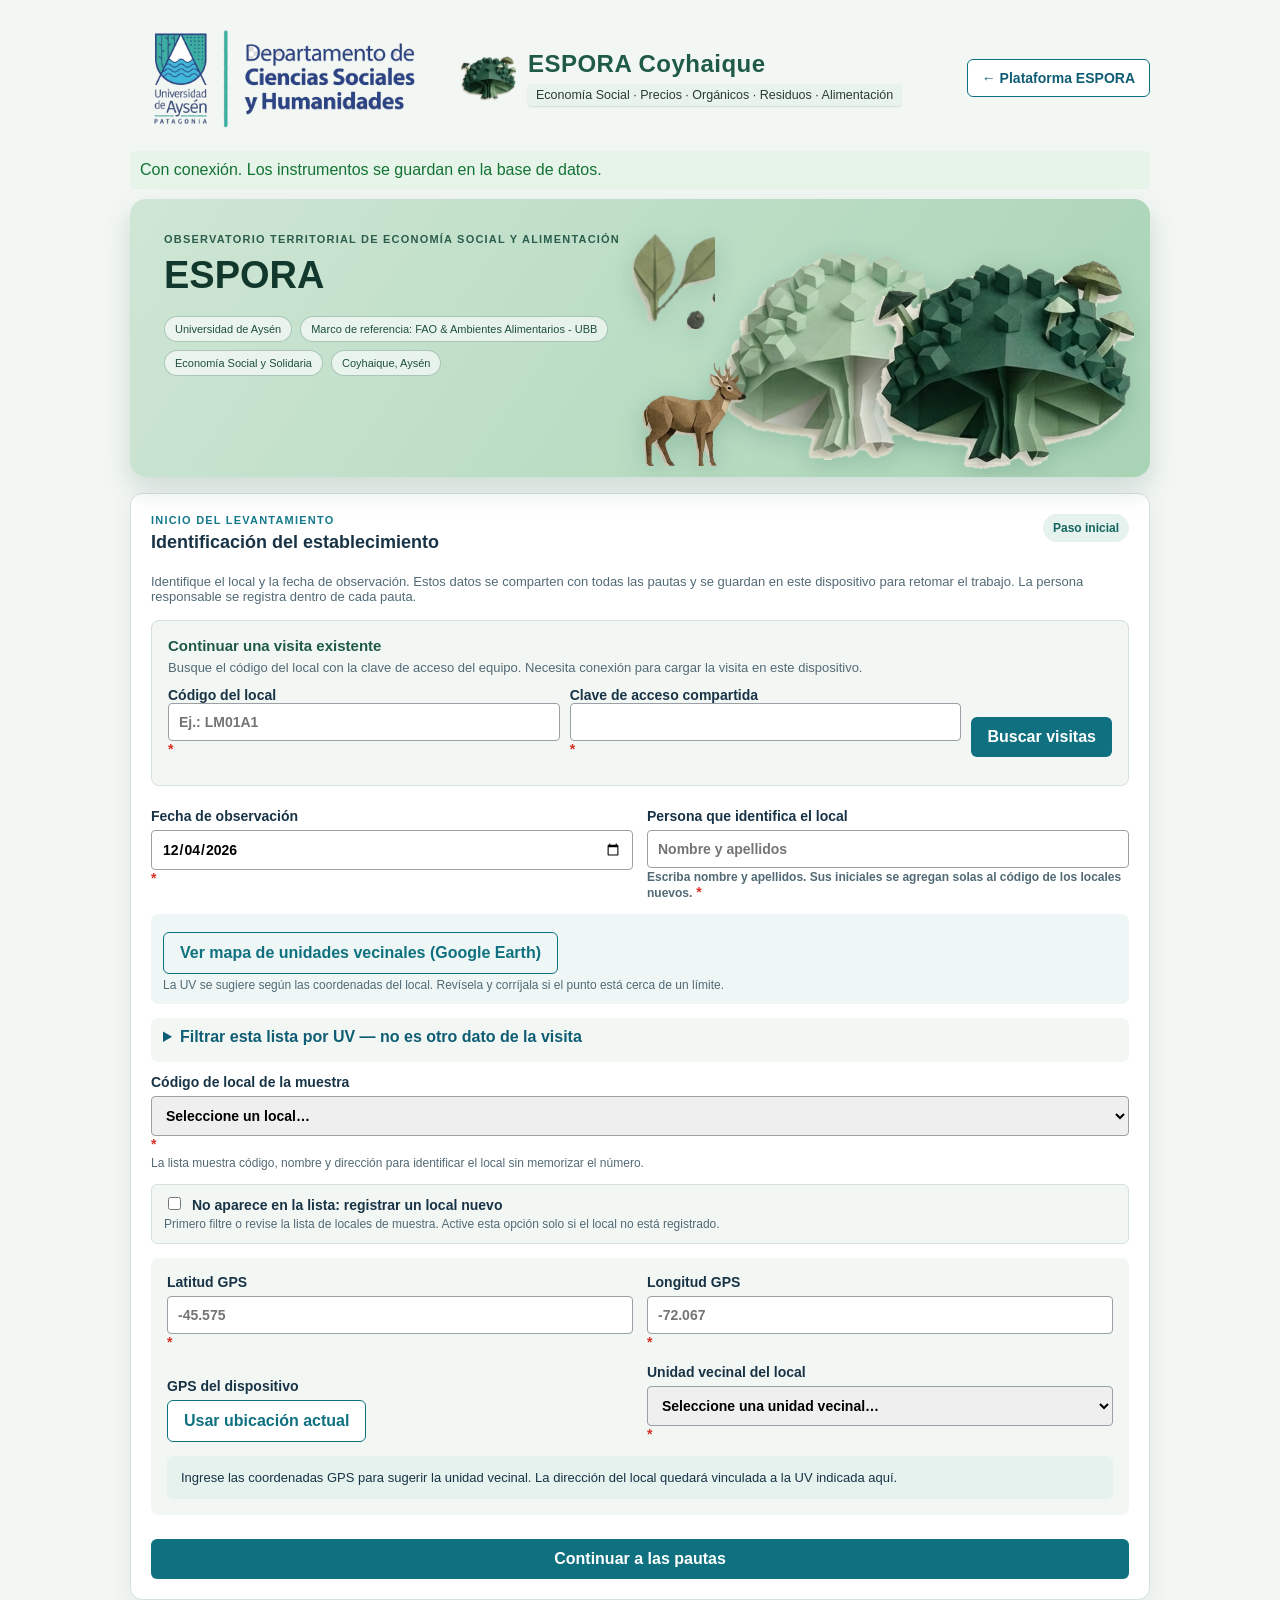
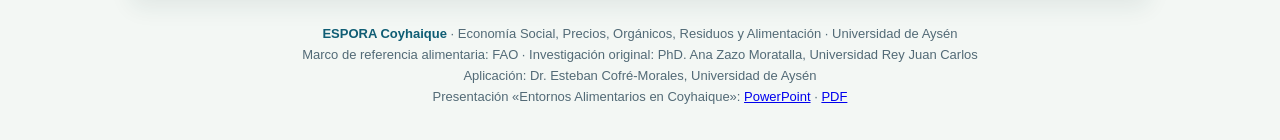
<file: index.html>
<!doctype html>
<html lang="es">
<head>
  <meta charset="utf-8">
  <meta name="viewport" content="width=device-width, initial-scale=1">
  <meta name="theme-color" content="#1f5a48">
  <meta name="description" content="ESPORA Coyhaique: Economia Social, Precios, Organicos, Residuos y Alimentacion.">
  <meta property="og:title" content="ESPORA Coyhaique">
  <meta property="og:description" content="Economia Social, Precios, Organicos, Residuos y Alimentacion: un observatorio territorial que germina desde el compostaje y la Economia Social y Solidaria.">
  <title>ESPORA Coyhaique | Levantamiento</title>
  <link rel="stylesheet" href="styles.css">
</head>
<body>
  <main>
    <header class="brand">
      <img src="assets/logo-uaysen.png" alt="Departamento de Ciencias Sociales y Humanidades, Universidad de Aysén">
      <div class="brand-title"><img class="brand-spore" src="assets/espora-arbol-bosque.png" alt="" width="56" height="45"><div><h1>ESPORA Coyhaique</h1><p class="brand-strip">Economía Social · Precios · Orgánicos · Residuos · Alimentación</p></div></div>
      <a class="platform-home" href="https://estebancofre-coy.github.io/espora-plataforma/" aria-label="Volver al inicio de la plataforma ESPORA">← Plataforma ESPORA</a>
    </header>
    <div id="connection" class="online"></div>
    <div id="message" role="alert"></div>

    <section id="visitView" class="view">
      <section class="hero" aria-labelledby="heroTitle">
        <div class="hero-content">
          <p class="eyebrow">OBSERVATORIO TERRITORIAL DE ECONOMÍA SOCIAL Y ALIMENTACIÓN</p>
          <h2 id="heroTitle">ESPORA</h2>
          <p class="hero-summary"></p>
          <div class="hero-tags" aria-label="Instituciones y marco de referencia">
            <span>Universidad de Aysén</span>
            <span>Marco de referencia: FAO & Ambientes Alimentarios - UBB</span>
            <span>Economía Social y Solidaria</span>
            <span>Coyhaique, Aysén</span>
          </div>
        </div>
        <div class="hero-landscape" aria-hidden="true">
          <img class="paper paper-tree-back" src="assets/espora-arbol-salvia.png" alt="">
          <img class="paper paper-tree-front" src="assets/espora-arbol-bosque.png" alt="">
          <img class="paper paper-huemul" src="assets/espora-huemul.png" alt="">
          <img class="paper paper-leaves" src="assets/espora-hojas.png" alt="">
        </div>
      </section>
      <div class="card visit-card">
        <div class="section-heading">
          <div>
            <p class="eyebrow">INICIO DEL LEVANTAMIENTO</p>
            <h2>Identificación del establecimiento</h2>
          </div>
          <span class="step">Paso inicial</span>
        </div>
        <p>Identifique el local y la fecha de observación. Estos datos se comparten con todas las pautas y se guardan en este dispositivo para retomar el trabajo. La persona responsable se registra dentro de cada pauta.</p>
        <div class="resume-visit-panel">
          <h3>Continuar una visita existente</h3>
          <p>Busque el código del local con la clave de acceso del equipo. Necesita conexión para cargar la visita en este dispositivo.</p>
          <form id="resumeVisitForm" class="resume-visit-search">
            <label class="required" for="resumeLocalCode">Código del local<input id="resumeLocalCode" autocomplete="off" placeholder="Ej.: LM01A1" required></label>
            <label class="required" for="resumeAccessCode">Clave de acceso compartida<input id="resumeAccessCode" type="password" autocomplete="off" required></label>
            <button id="resumeVisitButton" type="submit">Buscar visitas</button>
          </form>
          <div id="resumeVisitResults" class="resume-visit-results" aria-live="polite"></div>
        </div>
        <form id="visitForm">
          <div class="grid">
            <label class="required">Fecha de observación<input id="observationDate" type="date" required></label>
            <label class="required">Persona que identifica el local<input id="collector" autocomplete="name" placeholder="Nombre y apellidos" required>
              <span class="field-help" id="collectorCodeHint">Escriba nombre y apellidos. Sus iniciales se agregan solas al código de los locales nuevos.</span>
            </label>
            <div class="wide uv-map-help">
              <a id="uvMapButton" class="button-like" href="https://earth.google.com/earth/d/1ELFkikpamAG-HdZ0Kcy3PBn-gsOhvNup?usp=sharing" target="_blank" rel="noopener">Ver mapa de unidades vecinales (Google Earth)</a>
              <p class="field-help">La UV se sugiere según las coordenadas del local. Revísela y corríjala si el punto está cerca de un límite.</p>
            </div>
            <div id="sampleLocalFields" class="wide">
              <details id="uvFilterDetails" class="uv-filter-details">
                <summary>Filtrar esta lista por UV — no es otro dato de la visita</summary>
                <label>UV para filtrar los locales (opcional)<select id="uvFilter"><option value="">Mostrar todos los locales</option></select></label>
              </details>
              <label class="required wide">Código de local de la muestra<select id="localCode" required><option value="">Seleccione un local…</option></select></label>
              <p class="field-help">La lista muestra código, nombre y dirección para identificar el local sin memorizar el número.</p>
            </div>
            <div class="wide new-local-choice">
              <label class="checkbox-field"><input id="isNewLocal" type="checkbox"> No aparece en la lista: registrar un local nuevo</label>
              <p class="field-help">Primero filtre o revise la lista de locales de muestra. Active esta opción solo si el local no está registrado.</p>
            </div>
            <div id="newLocalFields" class="wide" hidden>
              <div class="grid new-local-grid">
                <div class="code-field wide">
                  <label>Código asignado<input id="newLocalCode" readonly></label>
                  <button class="secondary" id="regenerateCodeButton" type="button">Generar otro código</button>
                </div>
                <label class="required">Nombre del nuevo local<input id="newLocalName" placeholder="Ejemplo: Almacén del barrio"></label>
                <div class="field-stack">
                  <label class="required">Dirección o referencia<input id="newLocalAddress" placeholder="Calle, número o referencia"></label>
                  <span class="field-help">La dirección se vinculará a la unidad vecinal indicada por el GPS o seleccionada abajo.</span>
                </div>
                <label class="required">Tipo de local<select id="newLocalType"><option value="">Seleccione</option><option value="Almacén o minimarket">Almacén o minimarket</option><option>Supermercado</option><option>Venta de Frutas y Verduras</option><option>Mercado Campesino</option><option>Productor Hortícola</option><option>Otro</option></select></label>
              </div>
              <p class="field-help">Use «Generar otro código» solo si el sistema avisa que el código ya está ocupado.</p>
            </div>
            <div class="wide location-capture">
              <div class="grid">
                <label class="required">Latitud GPS<input id="latitude" type="number" step="any" min="-90" max="90" placeholder="-45.575" required></label>
                <label class="required">Longitud GPS<input id="longitude" type="number" step="any" min="-180" max="180" placeholder="-72.067" required></label>
                <div class="location-action"><span class="field-label">GPS del dispositivo</span><button class="secondary" id="locationButton" type="button">Usar ubicación actual</button></div>
                <label class="required">Unidad vecinal del local<select id="visitUnit" required><option value="">Seleccione</option></select></label>
                <p id="uvSuggestion" class="territory-reference wide" role="status" aria-live="polite">Ingrese las coordenadas GPS para sugerir la unidad vecinal. La dirección del local quedará vinculada a la UV indicada aquí.</p>
              </div>
            </div>
          </div>
          <div class="actions"><button type="submit">Continuar a las pautas</button></div>
        </form>
      </div>
    </section>

    <section id="menuView" class="view" hidden>
      <div class="card">
        <h2>Visita activa</h2>
        <p id="visitSummary"></p>
        <p id="resumedVisitNotice" class="resume-visit-notice" hidden>Esta visita se retomó desde Sheets. Su copia local permitirá continuar si pierde conexión.</p>
        <h3 class="instrument-section-title">Pauta opcional</h3>
        <div class="actions">
          <button class="instrument special-instrument" data-instrument="classification" type="button">1. Clasificación del establecimiento (opcional)<span id="classificationStatus"></span></button>
        </div>
        <h3 class="instrument-section-title">Pautas de observación, en este orden</h3>
        <div class="actions">
          <button class="instrument" data-instrument="availability" type="button">2. Disponibilidad y variedad<span id="availabilityStatus"></span></button>
          <button class="instrument" data-instrument="origins" type="button">3. Registro de origen<span id="originsStatus"></span></button>
          <button class="instrument" data-instrument="prices" type="button">4. Registro de precios<span id="pricesStatus"></span></button>
        </div>
        <p class="field-help">La clasificación se aplica solo a los locales que la requieren. En pescaderías y carnicerías pueden aplicarse únicamente origen y precios. Cada pauta registra a su propia persona responsable.</p>
        <p id="visitSaveStatus" class="visit-save-status" role="status" aria-live="polite"></p>
        <div class="visit-actions">
          <button class="secondary" id="editVisitButton" type="button">Editar datos de visita</button>
          <details class="backup-group">
            <summary>Descargar respaldo offline</summary>
            <p>El respaldo permite recuperar el trabajo de este dispositivo; no sustituye guardar los instrumentos en Sheets.</p>
            <div class="backup-options">
              <button class="secondary" id="backupJsonButton" type="button">Descargar JSON</button>
              <button class="secondary" id="backupHtmlButton" type="button">Descargar HTML</button>
            </div>
          </details>
          <div class="close-visit-group">
            <div>
              <strong>Finalizar visita</strong>
              <p>Guarde los instrumentos en Sheets antes de cerrar. El cierre elimina el borrador de este dispositivo.</p>
            </div>
            <button class="danger" id="closeVisitButton" type="button">Cerrar visita</button>
          </div>
        </div>
      </div>
    </section>

    <section id="availabilityView" class="view" hidden>
      <div class="card">
        <h2>Pauta de disponibilidad y variedad</h2>
        <p>Transcripción de la pauta original: se excluye únicamente la sección de publicidad.</p>
        <form id="availabilityForm"><label class="required responsible-field">Persona responsable de esta pauta<input id="availabilityResponsible" class="responsible-input" autocomplete="name" placeholder="Nombre o código" required></label><div id="availabilityItems"></div><div class="actions"><button type="submit">Guardar disponibilidad</button><button class="secondary return-menu" type="button">Volver al menú</button></div></form>
      </div>
    </section>

    <section id="pricesView" class="view" hidden>
      <div class="card">
        <h2>Pauta de registro de precios</h2>
        <p>Registre los alimentos centinela disponibles. Si hay varias opciones de un mismo alimento, anote solo la de precio más bajo y la de precio más alto. El botón de guardado abre la pantalla de revisión.</p>
        <div class="actions"><button id="startPriceProductButton" type="button">Agregar producto</button><button id="openPricesReviewButton" type="button">Guardar precios</button><button class="secondary return-menu" type="button">Volver al menú</button></div>
      </div>
    </section>

    <section id="pricesReviewView" class="view" hidden>
      <div class="card">
        <h2>Revisión de alimentos y precios</h2>
        <p>Revise los alimentos registrados. Cada uno debe tener al menos el precio más bajo; si existe más de una opción, agregue también el más alto.</p>
        <label class="required responsible-field">Persona responsable de esta pauta<input id="pricesResponsible" class="responsible-input" autocomplete="name" placeholder="Nombre o código" required></label>
        <div id="priceReviewItems"></div>
        <label class="wide">Observaciones generales<textarea id="pricesNotes" placeholder="Anote situaciones de terreno, falta de productos u otra información relevante."></textarea></label>
        <div class="actions"><button id="addPriceProduct" type="button">Agregar producto</button><button id="saveReviewedPrices" type="button">Guardar precios</button><button class="secondary return-menu" type="button">Volver al menú</button></div>
      </div>
    </section>

    <section id="priceEditorView" class="view" hidden>
      <div class="card">
        <h2>Agregar alimento y precios</h2>
        <p>Registre el precio <strong>más bajo</strong> y, si hay más de una opción (marca, formato o calidad), también el <strong>más alto</strong>. Los productos emblemáticos regionales se registran solo si fueron identificados en la pauta de origen.</p>
        <form id="priceEditorForm"><div id="priceProducts"></div><div class="actions"><button type="submit">Guardar alimento</button><button class="secondary" id="cancelPriceEditor" type="button">Volver a revisión</button></div></form>
      </div>
    </section>

    <section id="classificationView" class="view" hidden>
      <div class="card">
        <h2>Pauta de clasificación de establecimientos alimentarios</h2>
        <p>Pauta opcional. Para clasificar automáticamente como «minimarket» se requiere autoservicio o atención mixta y cumplir al menos dos de los tres criterios de surtido. Una corrección manual exige justificación. <a href="guia-clasificacion.html" target="_blank" rel="noopener">Abrir la guía de clasificación</a></p>
        <div class="linked-local"><strong>Local identificado:</strong> <span id="classificationLinkedLocal"></span></div>
        <div class="linked-local"><strong>Unidad vecinal:</strong> <span id="classificationLinkedUnit"></span></div>
        <form id="classificationForm">
          <label class="required responsible-field">Persona responsable de esta pauta<input id="classificationResponsible" class="responsible-input" autocomplete="name" placeholder="Nombre o código" required></label>
          <div id="classificationOpenFields">
            <fieldset><legend>Características generales</legend><div class="grid">
              <label class="required">Superficie aproximada
                <select id="classificationSurface" required><option value="">Seleccione</option><option value="muy_pequeno">Muy pequeño (hasta 2 góndolas)</option><option value="pequeno">Pequeño (2 a 4 góndolas)</option><option value="mediano">Mediano (5 a 7 góndolas)</option><option value="grande">Grande (más de 7 góndolas)</option></select>
              </label>
              <label class="required">Sistema de atención
                <select id="classificationService" required><option value="">Seleccione</option><option value="autoservicio">Autoservicio</option><option value="transmeson">Tras mesón</option><option value="mixto">Mixto</option></select>
                <span class="field-help">Autoservicio: la clientela toma la mayor parte de los productos y paga en caja. Mixto: combina autoservicio y mesón.</span>
              </label>
              <label>Nº de personas atendiendo al público<input id="classificationPeople" type="number" min="0" max="15"></label>
            </div></fieldset>
            <fieldset><legend>Rubros observados</legend>
              <p class="field-help">Marque solo los rubros presentes. Se cumplen como criterios de minimarket: 10 o más variedades de frutas y hortalizas; lácteos y huevos (ambos); al menos dos categorías proteicas.</p>
              <div class="rubro-list">
                <div class="rubro">
                  <label class="checkbox-field"><input id="rubroProduce" type="checkbox"> Frutas y hortalizas frescas</label>
                  <label id="produceVarietiesField" class="required rubro-detail" hidden>Número de variedades observadas<input id="classificationProduceVarieties" type="number" min="0" step="1"></label>
                </div>
                <div class="rubro">
                  <label class="checkbox-field"><input id="rubroMeat" type="checkbox"> Carne fresca</label>
                  <div id="meatTypesField" class="rubro-detail protein-categories" hidden>
                    <label class="checkbox-field"><input type="checkbox" name="proteinCategory" value="vacuno"> Vacuno</label>
                    <label class="checkbox-field"><input type="checkbox" name="proteinCategory" value="cerdo"> Cerdo</label>
                    <label class="checkbox-field"><input type="checkbox" name="proteinCategory" value="pollo"> Pollo</label>
                    <label class="checkbox-field"><input type="checkbox" name="proteinCategory" value="cordero"> Cordero</label>
                  </div>
                </div>
                <div class="rubro"><label class="checkbox-field"><input type="checkbox" name="proteinCategory" value="pescados_mariscos"> Pescados y mariscos congelados</label></div>
                <div class="rubro"><label class="checkbox-field"><input id="rubroDairy" type="checkbox"> Lácteos</label></div>
                <div class="rubro"><label class="checkbox-field"><input id="rubroEggs" type="checkbox"> Huevos</label></div>
              </div>
            </fieldset>
            <fieldset><legend>Imágenes del punto de venta</legend>
              <label class="required">Fotografía del frontis<input id="classificationFront" type="file" accept="image/*" multiple required></label>
              <details class="optional-photos">
                <summary>Fotografías interiores (solo con autorización)</summary>
                <p class="field-help">Agregue solo las imágenes disponibles y autorizadas por la persona responsable del establecimiento.</p>
                <div class="grid">
                  <label class="checkbox-field wide"><input id="classificationInteriorPermission" type="checkbox"> Cuento con autorización para fotografiar el interior</label>
                  <label>Interior general<input id="classificationInterior" type="file" accept="image/*" multiple></label>
                  <label>Frutas y hortalizas<input id="classificationProduceImages" type="file" accept="image/*" multiple></label>
                  <label>Carnes<input id="classificationMeatImages" type="file" accept="image/*" multiple></label>
                  <label>Pescados y mariscos<input id="classificationFishImages" type="file" accept="image/*" multiple></label>
                  <label>Alimentos congelados<input id="classificationFrozenImages" type="file" accept="image/*" multiple></label>
                </div>
              </details>
              <p id="classificationImageStatus" class="field-help"></p>
            </fieldset>
            <fieldset><legend>Resultado</legend><p id="classificationResult" class="classification-result" aria-live="polite">Complete los campos para calcular.</p><label>Corrección manual<select id="classificationOverride"><option value="">Mantener clasificación automática</option><option value="minimarket">Corregir a MINIMARKET</option><option value="almacen_barrio">Corregir a ALMACÉN DE BARRIO</option></select></label><label id="classificationJustificationField" hidden>Motivo de la corrección<textarea id="classificationJustification"></textarea></label></fieldset>
          </div>
          <label>Observaciones<textarea id="classificationNotes"></textarea></label>
          <div class="actions"><button type="submit">Guardar clasificación</button><button class="secondary return-menu" type="button">Volver al menú</button></div>
        </form>
      </div>
    </section>

    <section id="originsView" class="view" hidden>
      <div class="card">
        <h2>Pauta de registro de origen</h2>
        <p>Registre solo productos con evidencia o información suficiente para atribuirles origen en la Región de Aysén (comuna, localidad o productor regional). No es necesario registrar todos los productos del local.</p>
        <form id="originsForm"><label class="required responsible-field">Persona responsable de esta pauta<input id="originsResponsible" class="responsible-input" autocomplete="name" placeholder="Nombre o código" required></label><div id="originItems"></div><label class="checkbox-field"><input id="originsNone" type="checkbox"> No se observaron productos de origen regional en este local</label><div class="actions"><button class="secondary" id="addOriginItem" type="button">Agregar producto regional</button><button type="submit">Guardar origen</button><button class="secondary return-menu" type="button">Volver al menú</button></div></form>
      </div>
    </section>

    <template id="availabilityTemplate"><fieldset class="instrument-group"><legend></legend><div class="availability-rows"></div></fieldset></template>
    <template id="priceProductTemplate"><article class="card product-card"><button class="remove-product" type="button">Eliminar producto</button><div class="grid"><label class="required wide">Alimento centinela<select class="price-product" required></select></label><label>Grupo<input class="price-category" readonly></label></div><div class="price-observations"></div></article></template>
    <template id="priceObservationTemplate"><div class="price-observation"><p class="price-range-label">Precio <strong></strong></p><div class="grid"><label class="brand-field">Marca<input class="brand"></label><label class="price-field">Precio observado (CLP)<input class="price-value" type="number" min="0" step="1"></label><label class="unit-field">Unidad de medida<select class="unit"></select></label><label>¿Está en oferta?<select class="promotion"><option value="No">No</option><option value="Sí">Sí</option></select></label><label class="wide">Observaciones<textarea class="notes" placeholder="Obligatorio si la unidad es «Otros»: indique el formato."></textarea></label></div></div></template>
    <template id="originItemTemplate"><article class="card origin-item"><button class="remove-origin" type="button">Eliminar</button><div class="grid"><label class="required">Categoría alimentaria<select class="origin-category" required></select></label><label class="required">Variedad del producto<input class="origin-variety" required placeholder="Ejemplo: lechuga hidropónica"></label><label class="required">Comuna de origen declarada<select class="origin-commune" required></select></label><label>Sector o localidad específica<input class="origin-sector"></label><label>Marca o productor regional<input class="origin-brand"></label><label class="required">Fuente o evidencia de origen<select class="origin-source" required></select></label><label class="wide">Observaciones<textarea class="origin-notes" placeholder="Obligatorio si la fuente es «Otra»: describa la evidencia."></textarea></label></div></article></template>

    <footer>
      <strong>ESPORA Coyhaique</strong> · Economía Social, Precios, Orgánicos, Residuos y Alimentación · Universidad de Aysén<br>
      Marco de referencia alimentaria: FAO · Investigación original: PhD. Ana Zazo Moratalla, Universidad Rey Juan Carlos<br>
      Aplicación: Dr. Esteban Cofré-Morales, Universidad de Aysén<br>
      Presentación «Entornos Alimentarios en Coyhaique»: <a href="presentacion/Entornos_Alimentarios_Coyhaique_ESPORA.pptx" download>PowerPoint</a> · <a href="presentacion/Entornos_Alimentarios_Coyhaique_ESPORA.pdf" download>PDF</a>
    </footer>
  </main>
  <script src="sample-locals.js"></script>
  <script src="uv-polygons.js"></script>
  <script src="uv-boundaries.js"></script>
  <script src="app.js"></script>
</body>
</html>
</file>
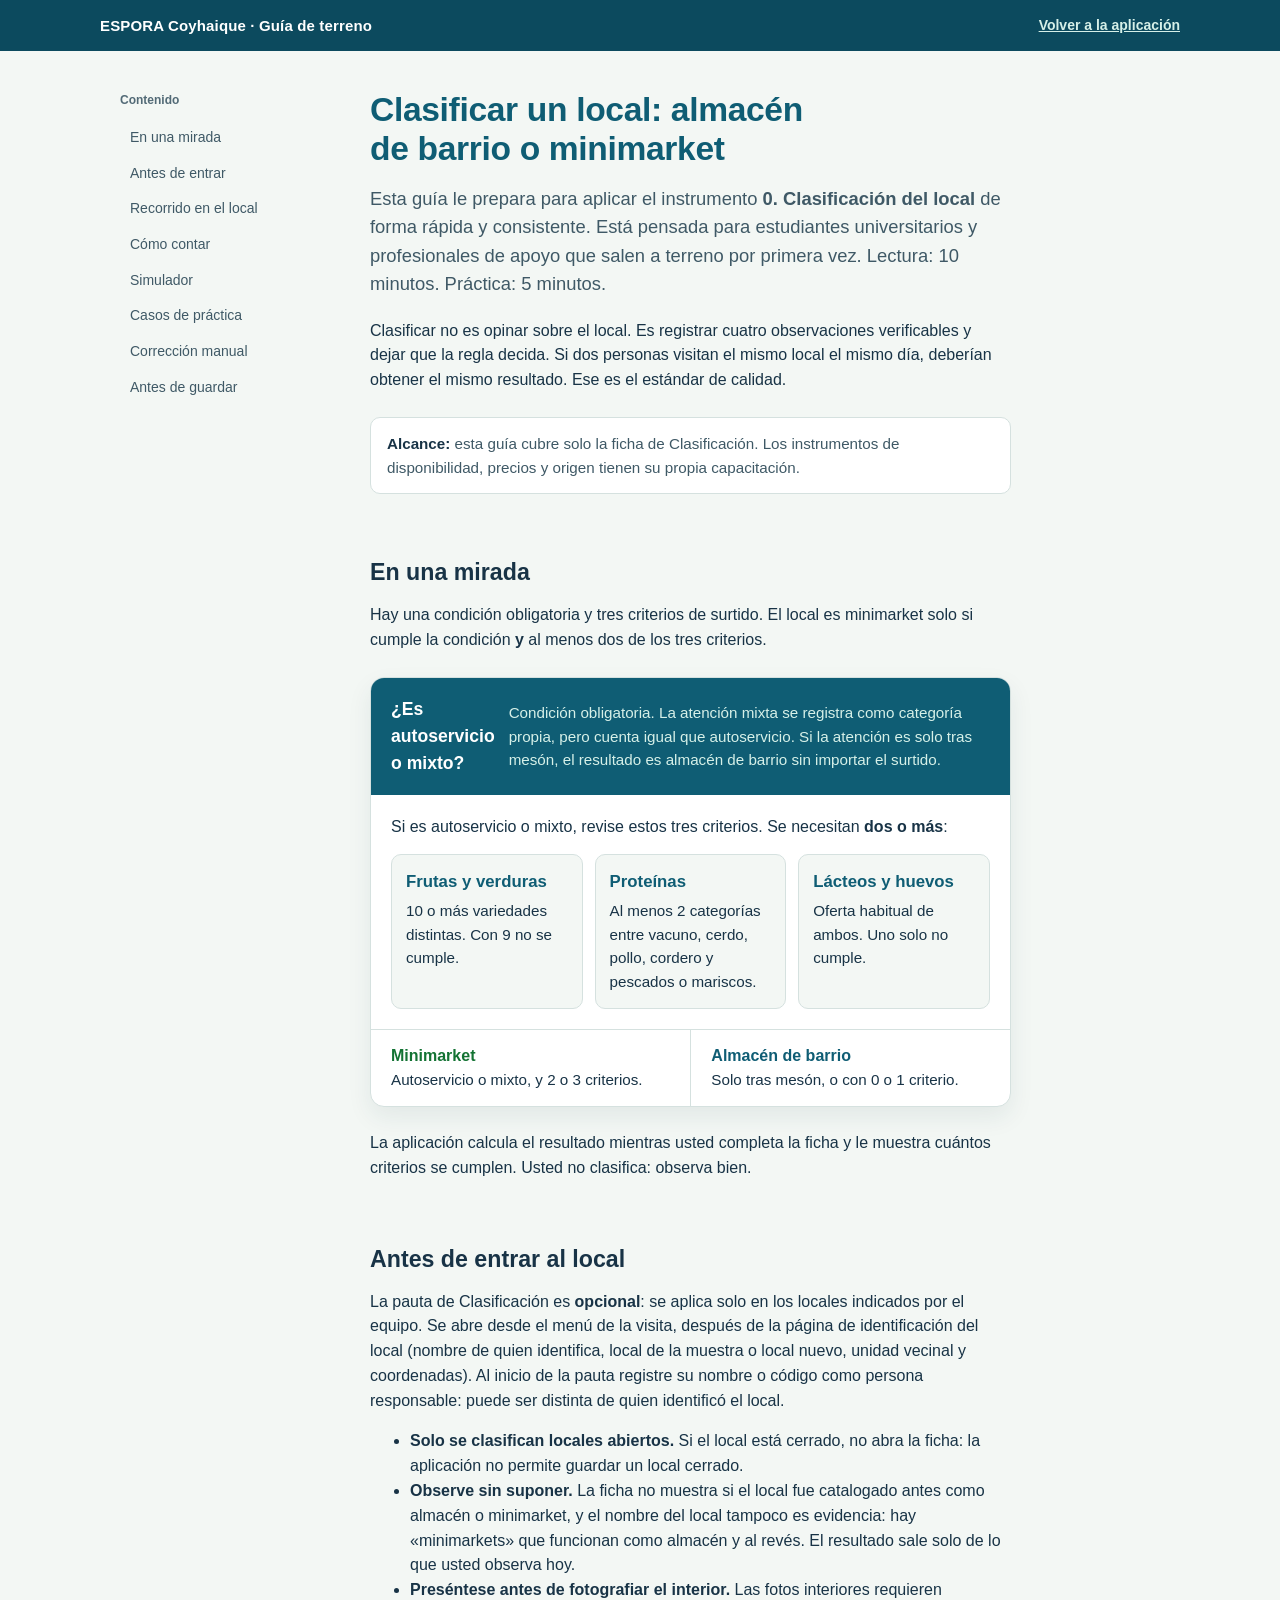
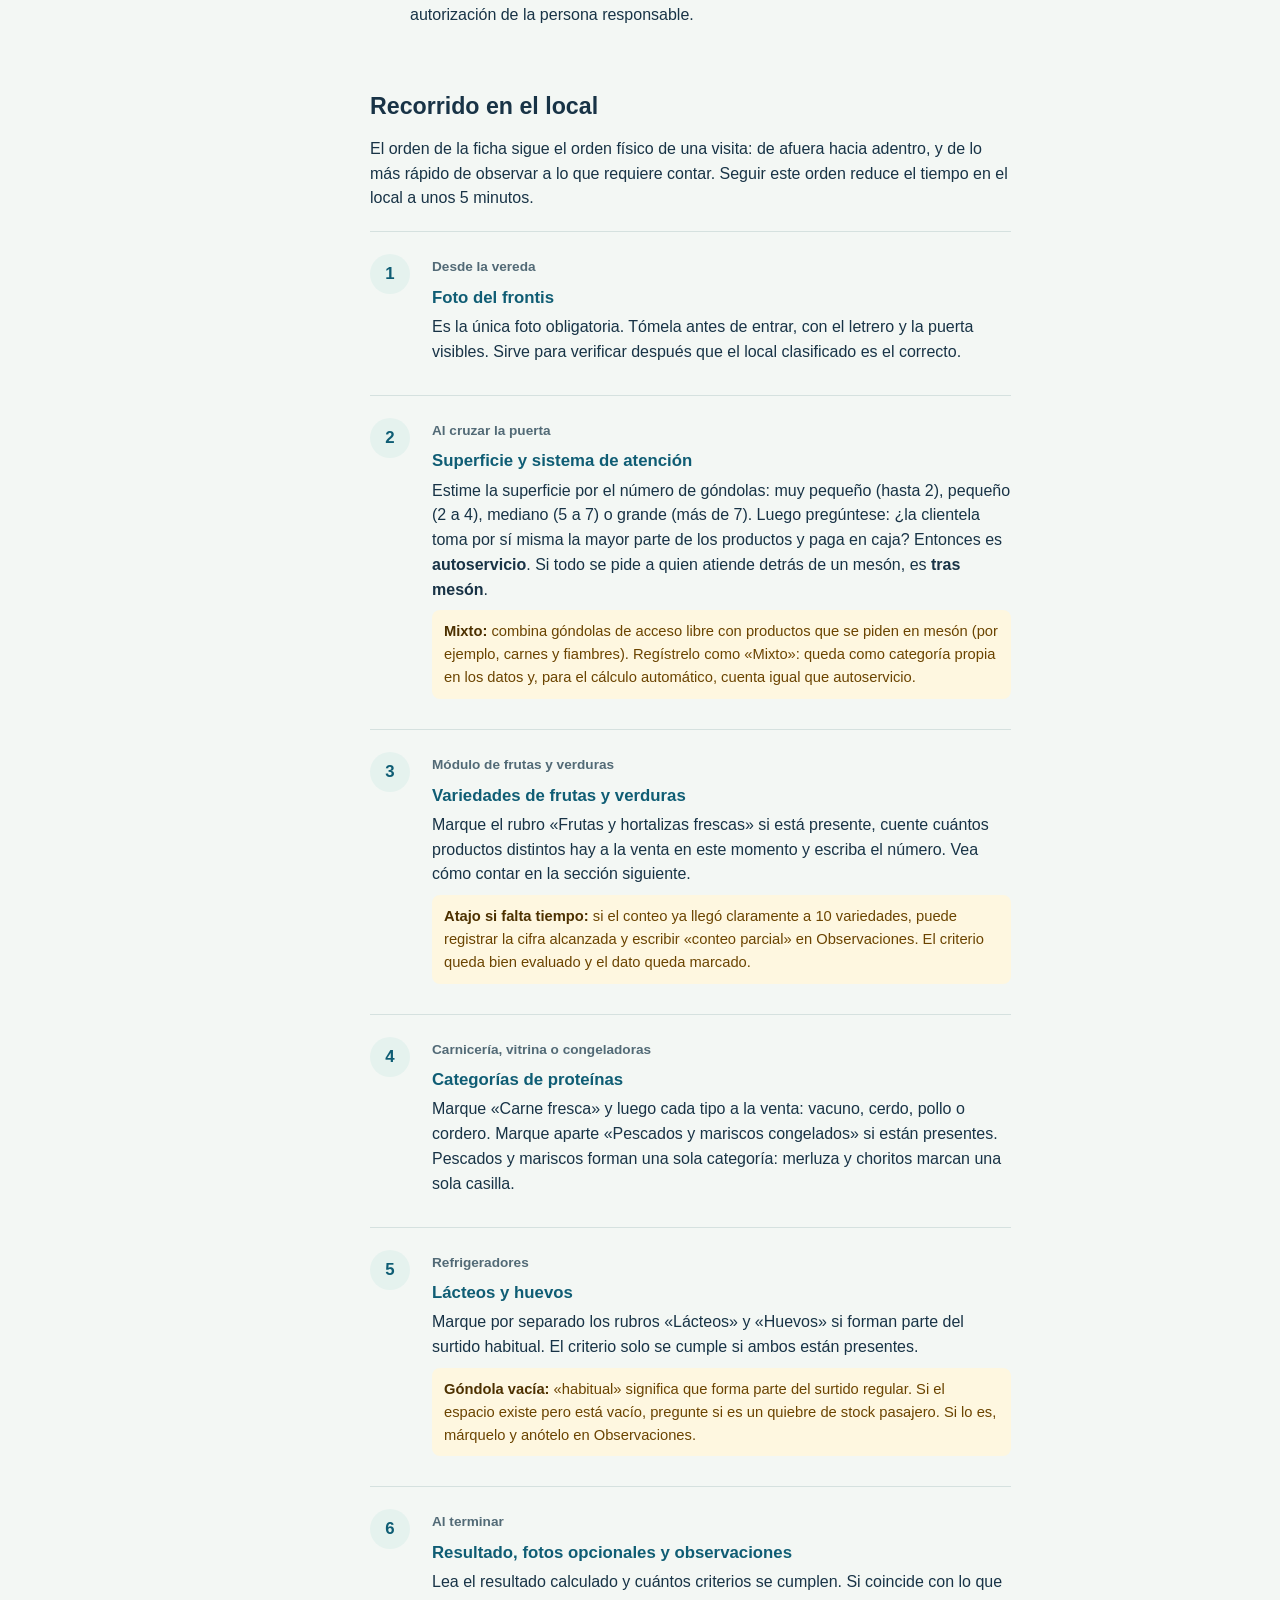
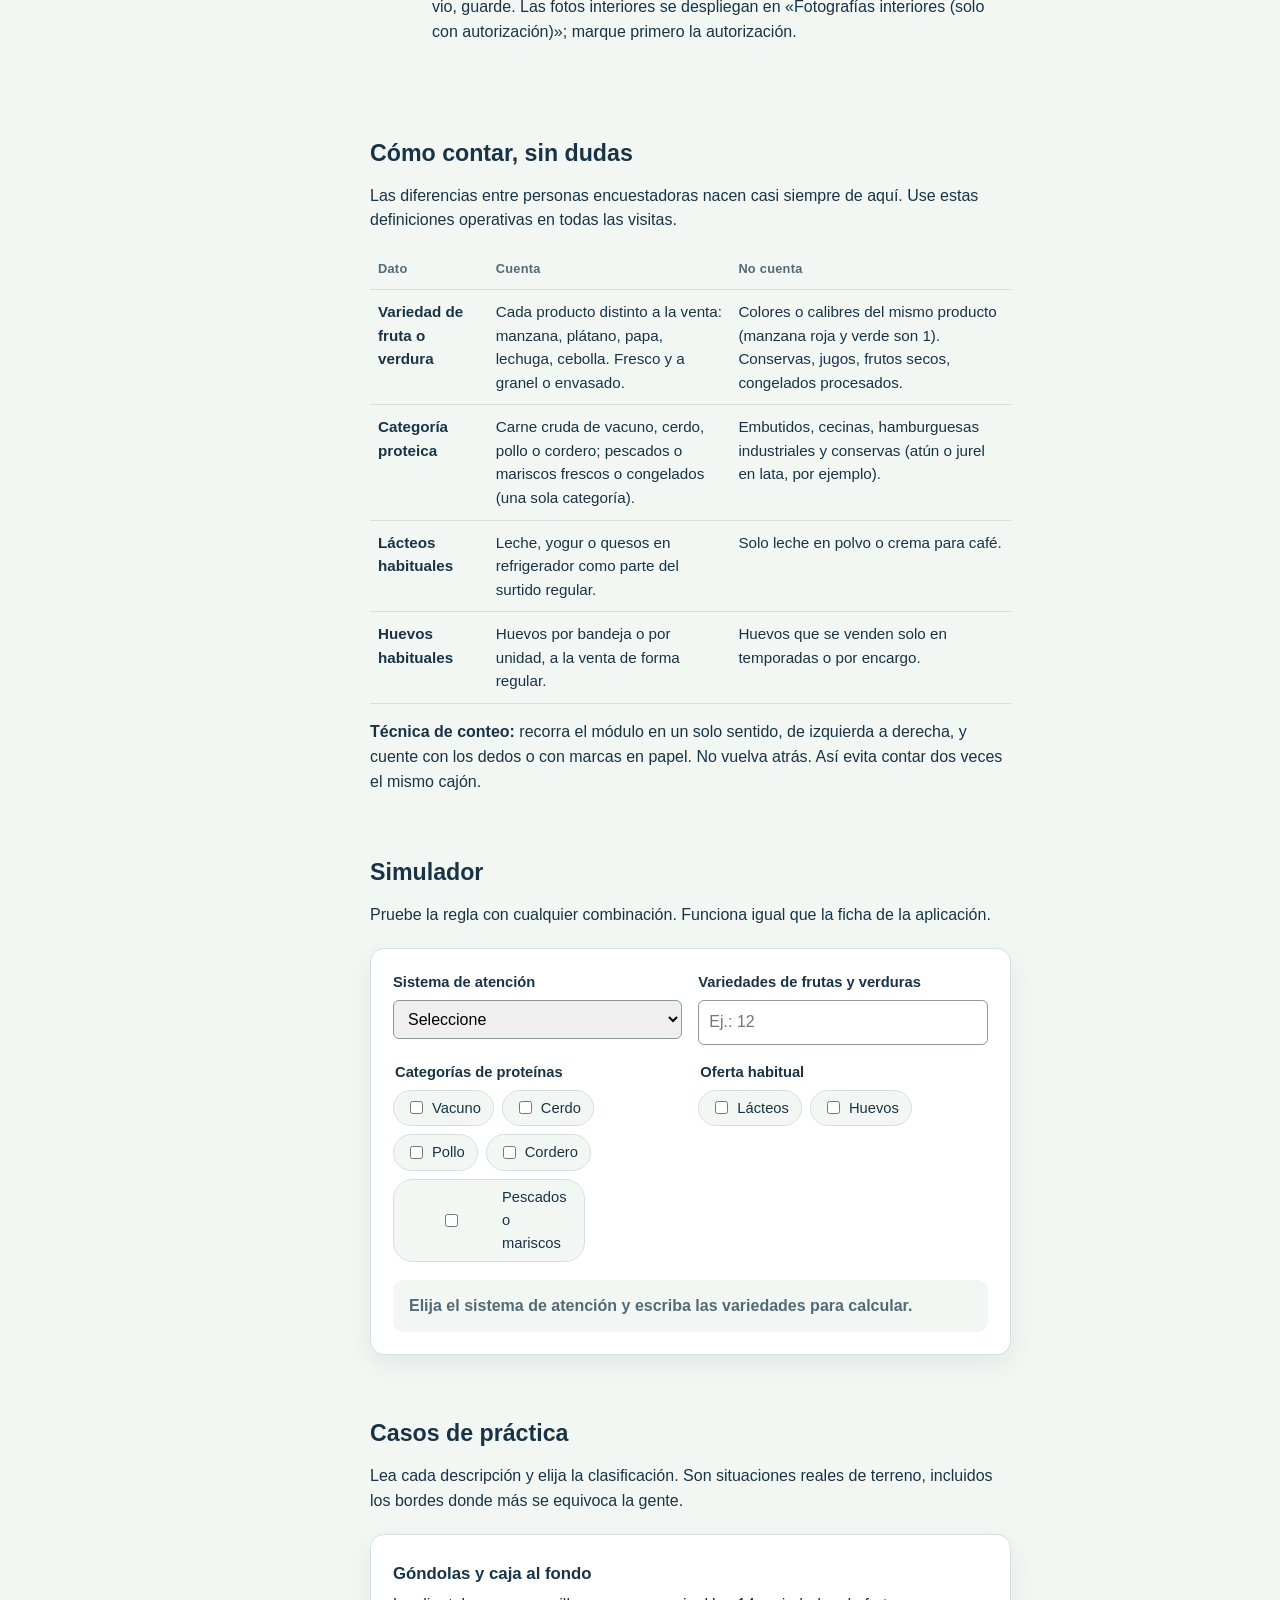
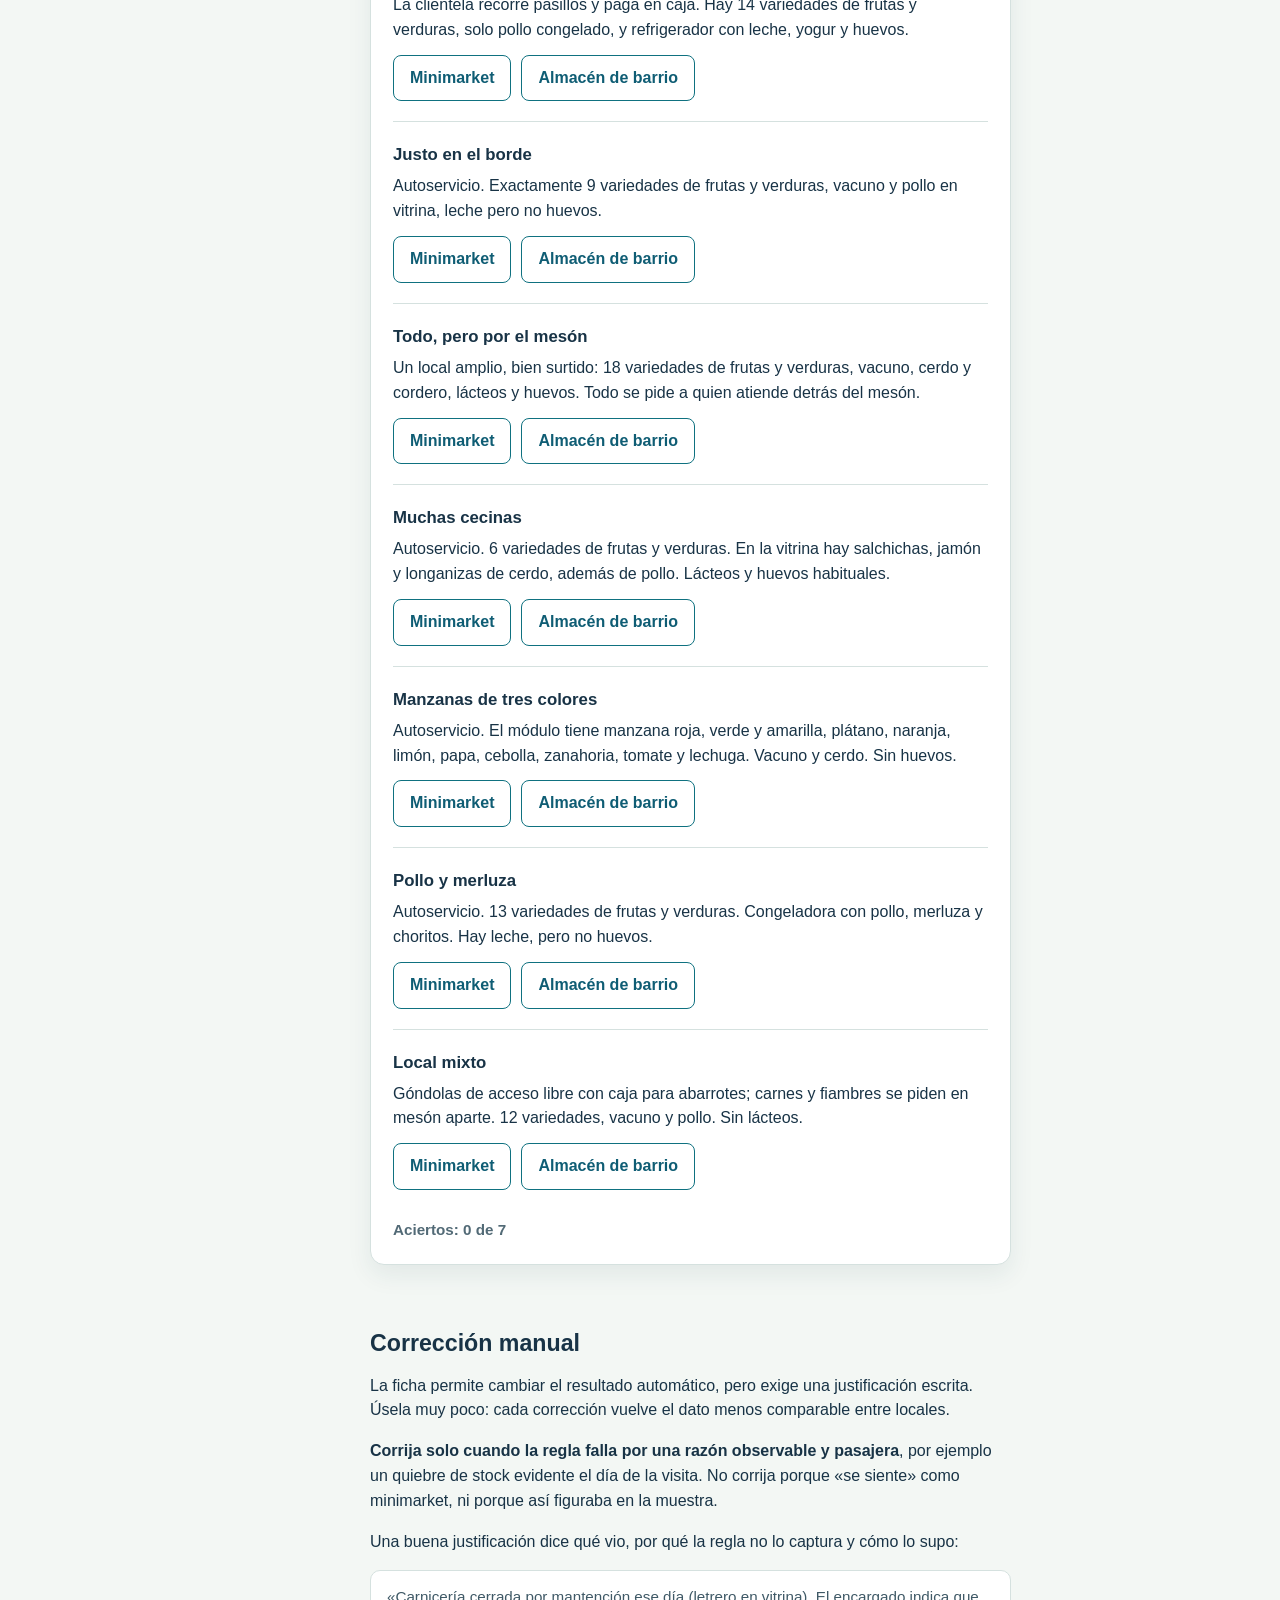
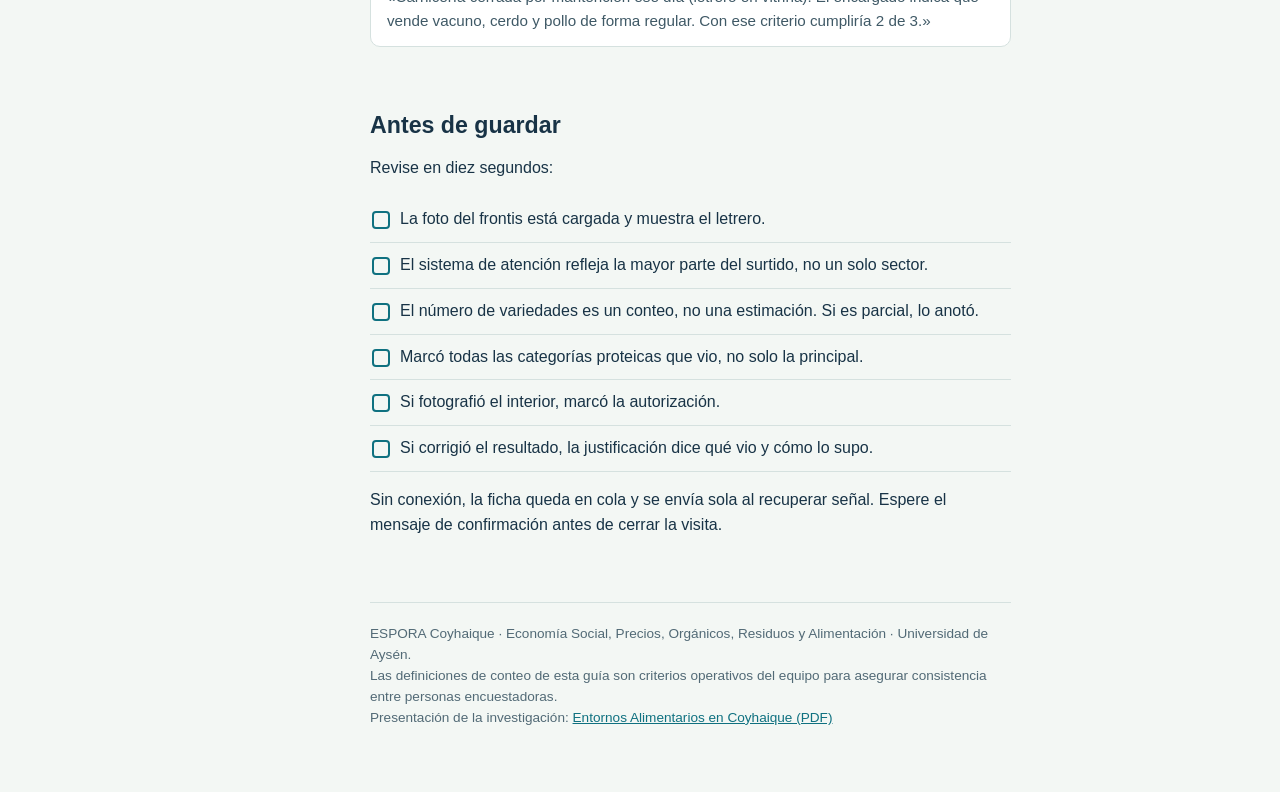
<file: guia-clasificacion.html>
<!doctype html>
<html lang="es">
<head>
  <meta charset="utf-8">
  <meta name="viewport" content="width=device-width, initial-scale=1">
  <meta name="theme-color" content="#0f5d74">
  <meta name="description" content="Guía de autocapacitación para aplicar el instrumento de Clasificación del local de ESPORA Coyhaique: almacén de barrio o minimarket.">
  <title>Guía de Clasificación del local | ESPORA Coyhaique</title>
  <style>
    :root {
      --ink: #183346;
      --ink-soft: #3f5966;
      --muted: #526a76;
      --teal-900: #0c4a5e;
      --teal-700: #0f5d74;
      --teal-600: #0f7180;
      --teal-100: #e5f2ee;
      --paper: #f3f7f4;
      --surface: #ffffff;
      --line: #d5e1df;
      --ok: #137333;
      --ok-bg: #e6f4ea;
      --no: #a3281e;
      --no-bg: #fce8e6;
      --warn-bg: #fef7e0;
      --warn: #6b4400;
      color: var(--ink);
      font-family: Arial, sans-serif;
      line-height: 1.55;
    }
    * { box-sizing: border-box; }
    body { background: var(--paper); margin: 0; }
    a { color: var(--teal-600); }
    a:focus-visible, button:focus-visible, input:focus-visible, select:focus-visible, summary:focus-visible {
      outline: 3px solid #f2b84b; outline-offset: 2px;
    }

    .top {
      background: var(--teal-900);
      color: #fff;
      padding: 14px 20px;
    }
    .top-inner { align-items: center; display: flex; gap: 16px; justify-content: space-between; margin: auto; max-width: 1080px; }
    .top strong { font-size: 15px; letter-spacing: .01em; }
    .top a { color: #d6f0e8; font-size: 14px; font-weight: 700; }

    .layout { display: grid; gap: 40px; grid-template-columns: 210px minmax(0, 1fr); margin: auto; max-width: 1080px; padding: 40px 20px 64px; }
    nav.toc { align-self: start; position: sticky; top: 24px; }
    nav.toc p { color: var(--muted); font-size: 12px; font-weight: 700; margin: 0 0 10px; }
    nav.toc ol { list-style: none; margin: 0; padding: 0; }
    nav.toc li { margin: 0; }
    nav.toc a { border-radius: 6px; color: var(--ink-soft); display: block; font-size: 14px; padding: 7px 10px; text-decoration: none; }
    nav.toc a:hover { background: var(--teal-100); color: var(--teal-700); }

    article { max-width: 72ch; }
    h1 { color: var(--teal-700); font-size: 2.1rem; letter-spacing: -.01em; line-height: 1.15; margin: 0 0 16px; text-wrap: balance; }
    h2 { color: var(--ink); font-size: 1.45rem; line-height: 1.25; margin: 64px 0 14px; scroll-margin-top: 20px; text-wrap: balance; }
    h3 { color: var(--teal-700); font-size: 1.05rem; margin: 30px 0 8px; }
    p, li { font-size: 1rem; }
    .lead { color: var(--ink-soft); font-size: 1.15rem; margin: 0 0 20px; }
    .scope { background: var(--surface); border: 1px solid var(--line); border-radius: 10px; color: var(--ink-soft); font-size: .95rem; margin: 24px 0 0; padding: 14px 16px; }
    .scope strong { color: var(--ink); }

    /* Regla de decisión */
    .rule { background: var(--surface); border: 1px solid var(--line); border-radius: 14px; box-shadow: 0 10px 24px rgba(20, 70, 80, .08); margin: 24px 0; overflow: hidden; }
    .rule-gate { align-items: center; background: var(--teal-700); color: #fff; display: flex; gap: 14px; padding: 18px 20px; }
    .rule-gate b { font-size: 1.1rem; }
    .rule-gate span { color: #d6f0e8; font-size: .95rem; }
    .rule-body { padding: 20px; }
    .rule-body > p { margin: 0 0 14px; }
    .criteria { display: grid; gap: 12px; grid-template-columns: repeat(3, minmax(0, 1fr)); list-style: none; margin: 0; padding: 0; }
    .criteria li { background: var(--paper); border: 1px solid var(--line); border-radius: 10px; font-size: .95rem; padding: 14px; }
    .criteria b { color: var(--teal-700); display: block; font-size: 1.05rem; margin-bottom: 4px; }
    .outcomes { border-top: 1px solid var(--line); display: grid; grid-template-columns: 1fr 1fr; }
    .outcomes div { font-size: .95rem; padding: 14px 20px; }
    .outcomes div + div { border-left: 1px solid var(--line); }
    .outcomes b { display: block; font-size: 1rem; }
    .is-mini b { color: var(--ok); }
    .is-alm b { color: var(--teal-700); }

    /* Pasos de terreno */
    .steps { counter-reset: step; list-style: none; margin: 20px 0 0; padding: 0; }
    .steps > li { border-top: 1px solid var(--line); counter-increment: step; padding: 22px 0 22px 62px; position: relative; }
    .steps > li::before { align-items: center; background: var(--teal-100); border-radius: 50%; color: var(--teal-700); content: counter(step); display: flex; font-size: 1.05rem; font-weight: 700; height: 40px; justify-content: center; left: 0; position: absolute; top: 22px; width: 40px; }
    .steps h3 { margin: 6px 0 4px; }
    .steps p { margin: 0 0 8px; }
    .where { color: var(--muted); font-size: .85rem; font-weight: 700; }
    .edge { background: var(--warn-bg); border-radius: 8px; color: var(--warn); font-size: .92rem; margin: 6px 0 0; padding: 10px 12px; }
    .edge b { color: #4d3100; }

    table { border-collapse: collapse; font-size: .95rem; margin: 14px 0; width: 100%; }
    th, td { border-bottom: 1px solid var(--line); padding: 10px 8px; text-align: left; vertical-align: top; }
    th { color: var(--muted); font-size: .8rem; font-weight: 700; letter-spacing: .02em; }
    td:first-child { font-weight: 700; }

    /* Simulador y práctica */
    .panel { background: var(--surface); border: 1px solid var(--line); border-radius: 14px; box-shadow: 0 10px 24px rgba(20, 70, 80, .08); margin: 20px 0; padding: 22px; }
    .sim-grid { display: grid; gap: 16px; grid-template-columns: repeat(2, minmax(0, 1fr)); }
    fieldset { border: 0; margin: 0; min-width: 0; padding: 0; }
    legend, .field > span { color: var(--ink); display: block; font-size: .92rem; font-weight: 700; margin-bottom: 6px; }
    .field input, .field select { border: 1px solid #8b979d; border-radius: 6px; font: inherit; padding: 9px 10px; width: 100%; }
    .chips { display: flex; flex-wrap: wrap; gap: 8px; }
    .chips label { align-items: center; background: var(--paper); border: 1px solid var(--line); border-radius: 20px; cursor: pointer; display: inline-flex; font-size: .92rem; gap: 6px; padding: 6px 12px; }
    .chips label:has(input:checked) { background: var(--teal-100); border-color: var(--teal-600); color: var(--teal-700); font-weight: 700; }
    .sim-result { border-radius: 10px; font-weight: 700; margin-top: 18px; padding: 14px 16px; transition: background-color .2s ease-out, color .2s ease-out; }
    .sim-result small { display: block; font-weight: 400; margin-top: 4px; }
    .sim-result.pending { background: var(--paper); color: var(--muted); }
    .sim-result.mini { background: var(--ok-bg); color: var(--ok); }
    .sim-result.alm { background: var(--teal-100); color: var(--teal-700); }
    .sim-checks { display: flex; flex-wrap: wrap; gap: 8px; list-style: none; margin: 10px 0 0; padding: 0; }
    .sim-checks li { background: rgba(255, 255, 255, .7); border-radius: 6px; font-size: .85rem; font-weight: 400; padding: 4px 8px; }

    .case { border-top: 1px solid var(--line); padding: 20px 0; }
    .case:first-of-type { border-top: 0; padding-top: 4px; }
    .case h3 { color: var(--ink); margin: 0 0 6px; }
    .case p { margin: 0 0 12px; }
    .answers { display: flex; flex-wrap: wrap; gap: 10px; }
    .answers button { background: var(--surface); border: 1px solid var(--teal-600); border-radius: 8px; color: var(--teal-700); cursor: pointer; font: inherit; font-weight: 700; padding: 10px 16px; transition: background-color .15s ease-out; }
    .answers button:hover { background: var(--teal-100); }
    .answers button[aria-pressed="true"].right { background: var(--ok-bg); border-color: var(--ok); color: var(--ok); }
    .answers button[aria-pressed="true"].wrong { background: var(--no-bg); border-color: var(--no); color: var(--no); }
    .feedback { font-size: .95rem; margin-top: 12px; }
    .feedback:empty { display: none; }
    .feedback.right { color: var(--ok); }
    .feedback.wrong { color: var(--no); }
    .feedback span { color: var(--ink-soft); display: block; margin-top: 4px; }
    .score { color: var(--muted); font-size: .95rem; font-weight: 700; margin: 8px 0 0; }

    .checklist { list-style: none; padding: 0; }
    .checklist li { border-bottom: 1px solid var(--line); padding: 10px 0 10px 30px; position: relative; }
    .checklist li::before { border: 2px solid var(--teal-600); border-radius: 4px; content: ""; height: 14px; left: 2px; position: absolute; top: 14px; width: 14px; }

    blockquote { background: var(--surface); border: 1px solid var(--line); border-radius: 10px; color: var(--ink-soft); font-size: .95rem; margin: 14px 0; padding: 14px 16px; }
    footer { border-top: 1px solid var(--line); color: var(--muted); font-size: .85rem; margin-top: 64px; padding-top: 20px; }

    @media (max-width: 860px) {
      .layout { display: block; padding-top: 28px; }
      nav.toc { background: var(--surface); border: 1px solid var(--line); border-radius: 10px; margin-bottom: 28px; padding: 12px; position: static; }
      nav.toc ol { display: flex; flex-wrap: wrap; gap: 4px; }
      nav.toc a { padding: 5px 9px; }
    }
    @media (max-width: 620px) {
      h1 { font-size: 1.7rem; }
      .criteria, .sim-grid, .outcomes { grid-template-columns: 1fr; }
      .outcomes div + div { border-left: 0; border-top: 1px solid var(--line); }
      .steps > li { padding-left: 48px; }
      .steps > li::before { height: 34px; width: 34px; }
      table, thead, tbody, tr, th, td { display: block; }
      thead { display: none; }
      tr { border-bottom: 1px solid var(--line); padding: 8px 0; }
      td { border: 0; padding: 3px 0; }
      td[data-label]::before { color: var(--muted); content: attr(data-label); display: block; font-size: .8rem; font-weight: 700; }
    }
    @media (prefers-reduced-motion: reduce) { * { transition: none !important; } }
  </style>
</head>
<body>
  <header class="top">
    <div class="top-inner">
      <strong>ESPORA Coyhaique · Guía de terreno</strong>
      <a href="./">Volver a la aplicación</a>
    </div>
  </header>

  <div class="layout">
    <nav class="toc" aria-label="Contenido de la guía">
      <p>Contenido</p>
      <ol>
        <li><a href="#regla">En una mirada</a></li>
        <li><a href="#antes">Antes de entrar</a></li>
        <li><a href="#recorrido">Recorrido en el local</a></li>
        <li><a href="#definiciones">Cómo contar</a></li>
        <li><a href="#simulador">Simulador</a></li>
        <li><a href="#practica">Casos de práctica</a></li>
        <li><a href="#correccion">Corrección manual</a></li>
        <li><a href="#cierre">Antes de guardar</a></li>
      </ol>
    </nav>

    <article>
      <h1>Clasificar un local: almacén de barrio o minimarket</h1>
      <p class="lead">Esta guía le prepara para aplicar el instrumento <strong>0. Clasificación del local</strong> de forma rápida y consistente. Está pensada para estudiantes universitarios y profesionales de apoyo que salen a terreno por primera vez. Lectura: 10 minutos. Práctica: 5 minutos.</p>
      <p>Clasificar no es opinar sobre el local. Es registrar cuatro observaciones verificables y dejar que la regla decida. Si dos personas visitan el mismo local el mismo día, deberían obtener el mismo resultado. Ese es el estándar de calidad.</p>
      <p class="scope"><strong>Alcance:</strong> esta guía cubre solo la ficha de Clasificación. Los instrumentos de disponibilidad, precios y origen tienen su propia capacitación.</p>

      <h2 id="regla">En una mirada</h2>
      <p>Hay una condición obligatoria y tres criterios de surtido. El local es minimarket solo si cumple la condición <strong>y</strong> al menos dos de los tres criterios.</p>
      <div class="rule" role="group" aria-label="Regla de clasificación">
        <div class="rule-gate"><b>¿Es autoservicio o mixto?</b><span>Condición obligatoria. La atención mixta se registra como categoría propia, pero cuenta igual que autoservicio. Si la atención es solo tras mesón, el resultado es almacén de barrio sin importar el surtido.</span></div>
        <div class="rule-body">
          <p>Si es autoservicio o mixto, revise estos tres criterios. Se necesitan <strong>dos o más</strong>:</p>
          <ul class="criteria">
            <li><b>Frutas y verduras</b>10 o más variedades distintas. Con 9 no se cumple.</li>
            <li><b>Proteínas</b>Al menos 2 categorías entre vacuno, cerdo, pollo, cordero y pescados o mariscos.</li>
            <li><b>Lácteos y huevos</b>Oferta habitual de ambos. Uno solo no cumple.</li>
          </ul>
        </div>
        <div class="outcomes">
          <div class="is-mini"><b>Minimarket</b>Autoservicio o mixto, y 2 o 3 criterios.</div>
          <div class="is-alm"><b>Almacén de barrio</b>Solo tras mesón, o con 0 o 1 criterio.</div>
        </div>
      </div>
      <p>La aplicación calcula el resultado mientras usted completa la ficha y le muestra cuántos criterios se cumplen. Usted no clasifica: observa bien.</p>

      <h2 id="antes">Antes de entrar al local</h2>
      <p>La pauta de Clasificación es <strong>opcional</strong>: se aplica solo en los locales indicados por el equipo. Se abre desde el menú de la visita, después de la página de identificación del local (nombre de quien identifica, local de la muestra o local nuevo, unidad vecinal y coordenadas). Al inicio de la pauta registre su nombre o código como persona responsable: puede ser distinta de quien identificó el local.</p>
      <ul>
        <li><strong>Solo se clasifican locales abiertos.</strong> Si el local está cerrado, no abra la ficha: la aplicación no permite guardar un local cerrado.</li>
        <li><strong>Observe sin suponer.</strong> La ficha no muestra si el local fue catalogado antes como almacén o minimarket, y el nombre del local tampoco es evidencia: hay «minimarkets» que funcionan como almacén y al revés. El resultado sale solo de lo que usted observa hoy.</li>
        <li><strong>Preséntese antes de fotografiar el interior.</strong> Las fotos interiores requieren autorización de la persona responsable.</li>
      </ul>

      <h2 id="recorrido">Recorrido en el local</h2>
      <p>El orden de la ficha sigue el orden físico de una visita: de afuera hacia adentro, y de lo más rápido de observar a lo que requiere contar. Seguir este orden reduce el tiempo en el local a unos 5 minutos.</p>
      <ol class="steps">
        <li>
          <span class="where">Desde la vereda</span>
          <h3>Foto del frontis</h3>
          <p>Es la única foto obligatoria. Tómela antes de entrar, con el letrero y la puerta visibles. Sirve para verificar después que el local clasificado es el correcto.</p>
        </li>
        <li>
          <span class="where">Al cruzar la puerta</span>
          <h3>Superficie y sistema de atención</h3>
          <p>Estime la superficie por el número de góndolas: muy pequeño (hasta 2), pequeño (2 a 4), mediano (5 a 7) o grande (más de 7). Luego pregúntese: ¿la clientela toma por sí misma la mayor parte de los productos y paga en caja? Entonces es <strong>autoservicio</strong>. Si todo se pide a quien atiende detrás de un mesón, es <strong>tras mesón</strong>.</p>
          <p class="edge"><b>Mixto:</b> combina góndolas de acceso libre con productos que se piden en mesón (por ejemplo, carnes y fiambres). Regístrelo como «Mixto»: queda como categoría propia en los datos y, para el cálculo automático, cuenta igual que autoservicio.</p>
        </li>
        <li>
          <span class="where">Módulo de frutas y verduras</span>
          <h3>Variedades de frutas y verduras</h3>
          <p>Marque el rubro «Frutas y hortalizas frescas» si está presente, cuente cuántos productos distintos hay a la venta en este momento y escriba el número. Vea cómo contar en la sección siguiente.</p>
          <p class="edge"><b>Atajo si falta tiempo:</b> si el conteo ya llegó claramente a 10 variedades, puede registrar la cifra alcanzada y escribir «conteo parcial» en Observaciones. El criterio queda bien evaluado y el dato queda marcado.</p>
        </li>
        <li>
          <span class="where">Carnicería, vitrina o congeladoras</span>
          <h3>Categorías de proteínas</h3>
          <p>Marque «Carne fresca» y luego cada tipo a la venta: vacuno, cerdo, pollo o cordero. Marque aparte «Pescados y mariscos congelados» si están presentes. Pescados y mariscos forman una sola categoría: merluza y choritos marcan una sola casilla.</p>
        </li>
        <li>
          <span class="where">Refrigeradores</span>
          <h3>Lácteos y huevos</h3>
          <p>Marque por separado los rubros «Lácteos» y «Huevos» si forman parte del surtido habitual. El criterio solo se cumple si ambos están presentes.</p>
          <p class="edge"><b>Góndola vacía:</b> «habitual» significa que forma parte del surtido regular. Si el espacio existe pero está vacío, pregunte si es un quiebre de stock pasajero. Si lo es, márquelo y anótelo en Observaciones.</p>
        </li>
        <li>
          <span class="where">Al terminar</span>
          <h3>Resultado, fotos opcionales y observaciones</h3>
          <p>Lea el resultado calculado y cuántos criterios se cumplen. Si coincide con lo que vio, guarde. Las fotos interiores se despliegan en «Fotografías interiores (solo con autorización)»; marque primero la autorización.</p>
        </li>
      </ol>

      <h2 id="definiciones">Cómo contar, sin dudas</h2>
      <p>Las diferencias entre personas encuestadoras nacen casi siempre de aquí. Use estas definiciones operativas en todas las visitas.</p>
      <table>
        <thead><tr><th>Dato</th><th>Cuenta</th><th>No cuenta</th></tr></thead>
        <tbody>
          <tr><td>Variedad de fruta o verdura</td><td data-label="Cuenta">Cada producto distinto a la venta: manzana, plátano, papa, lechuga, cebolla. Fresco y a granel o envasado.</td><td data-label="No cuenta">Colores o calibres del mismo producto (manzana roja y verde son 1). Conservas, jugos, frutos secos, congelados procesados.</td></tr>
          <tr><td>Categoría proteica</td><td data-label="Cuenta">Carne cruda de vacuno, cerdo, pollo o cordero; pescados o mariscos frescos o congelados (una sola categoría).</td><td data-label="No cuenta">Embutidos, cecinas, hamburguesas industriales y conservas (atún o jurel en lata, por ejemplo).</td></tr>
          <tr><td>Lácteos habituales</td><td data-label="Cuenta">Leche, yogur o quesos en refrigerador como parte del surtido regular.</td><td data-label="No cuenta">Solo leche en polvo o crema para café.</td></tr>
          <tr><td>Huevos habituales</td><td data-label="Cuenta">Huevos por bandeja o por unidad, a la venta de forma regular.</td><td data-label="No cuenta">Huevos que se venden solo en temporadas o por encargo.</td></tr>
        </tbody>
      </table>
      <p><strong>Técnica de conteo:</strong> recorra el módulo en un solo sentido, de izquierda a derecha, y cuente con los dedos o con marcas en papel. No vuelva atrás. Así evita contar dos veces el mismo cajón.</p>

      <h2 id="simulador">Simulador</h2>
      <p>Pruebe la regla con cualquier combinación. Funciona igual que la ficha de la aplicación.</p>
      <div class="panel" id="simPanel">
        <div class="sim-grid">
          <label class="field"><span>Sistema de atención</span>
            <select id="simService">
              <option value="">Seleccione</option>
              <option value="autoservicio">Autoservicio</option>
              <option value="mixto">Mixto</option>
              <option value="transmeson">Tras mesón</option>
            </select>
          </label>
          <label class="field"><span>Variedades de frutas y verduras</span>
            <input id="simVarieties" type="number" min="0" step="1" inputmode="numeric" placeholder="Ej.: 12">
          </label>
          <fieldset class="field">
            <legend>Categorías de proteínas</legend>
            <div class="chips">
              <label><input type="checkbox" name="simProtein" value="vacuno"> Vacuno</label>
              <label><input type="checkbox" name="simProtein" value="cerdo"> Cerdo</label>
              <label><input type="checkbox" name="simProtein" value="pollo"> Pollo</label>
              <label><input type="checkbox" name="simProtein" value="cordero"> Cordero</label>
              <label><input type="checkbox" name="simProtein" value="pescados_mariscos"> Pescados o mariscos</label>
            </div>
          </fieldset>
          <fieldset class="field">
            <legend>Oferta habitual</legend>
            <div class="chips">
              <label><input type="checkbox" id="simDairy"> Lácteos</label>
              <label><input type="checkbox" id="simEggs"> Huevos</label>
            </div>
          </fieldset>
        </div>
        <div id="simResult" class="sim-result pending" aria-live="polite">Elija el sistema de atención y escriba las variedades para calcular.</div>
      </div>

      <h2 id="practica">Casos de práctica</h2>
      <p>Lea cada descripción y elija la clasificación. Son situaciones reales de terreno, incluidos los bordes donde más se equivoca la gente.</p>
      <div class="panel" id="cases">
        <p class="score" id="score" aria-live="polite">Aciertos: 0 de 7</p>
      </div>

      <h2 id="correccion">Corrección manual</h2>
      <p>La ficha permite cambiar el resultado automático, pero exige una justificación escrita. Úsela muy poco: cada corrección vuelve el dato menos comparable entre locales.</p>
      <p><strong>Corrija solo cuando la regla falla por una razón observable y pasajera</strong>, por ejemplo un quiebre de stock evidente el día de la visita. No corrija porque «se siente» como minimarket, ni porque así figuraba en la muestra.</p>
      <p>Una buena justificación dice qué vio, por qué la regla no lo captura y cómo lo supo:</p>
      <blockquote>«Carnicería cerrada por mantención ese día (letrero en vitrina). El encargado indica que vende vacuno, cerdo y pollo de forma regular. Con ese criterio cumpliría 2 de 3.»</blockquote>

      <h2 id="cierre">Antes de guardar</h2>
      <p>Revise en diez segundos:</p>
      <ul class="checklist">
        <li>La foto del frontis está cargada y muestra el letrero.</li>
        <li>El sistema de atención refleja la mayor parte del surtido, no un solo sector.</li>
        <li>El número de variedades es un conteo, no una estimación. Si es parcial, lo anotó.</li>
        <li>Marcó todas las categorías proteicas que vio, no solo la principal.</li>
        <li>Si fotografió el interior, marcó la autorización.</li>
        <li>Si corrigió el resultado, la justificación dice qué vio y cómo lo supo.</li>
      </ul>
      <p>Sin conexión, la ficha queda en cola y se envía sola al recuperar señal. Espere el mensaje de confirmación antes de cerrar la visita.</p>

      <footer>
        ESPORA Coyhaique · Economía Social, Precios, Orgánicos, Residuos y Alimentación · Universidad de Aysén.<br>
        Las definiciones de conteo de esta guía son criterios operativos del equipo para asegurar consistencia entre personas encuestadoras.<br>
        Presentación de la investigación: <a href="presentacion/Entornos_Alimentarios_Coyhaique_ESPORA.pdf" download>Entornos Alimentarios en Coyhaique (PDF)</a>
      </footer>
    </article>
  </div>

  <script>
    const PROTEINS = ['vacuno', 'cerdo', 'pollo', 'cordero', 'pescados_mariscos'];

    function classify(service, varieties, proteins, dairy, eggs) {
      const count = Number(varieties);
      const checks = [
        Number.isInteger(count) && count >= 10,
        new Set(proteins.filter((p) => PROTEINS.includes(p))).size >= 2,
        dairy && eggs,
      ];
      const fulfilled = checks.filter(Boolean).length;
      return {
        result: ['autoservicio', 'mixto'].includes(service) && fulfilled >= 2 ? 'minimarket' : 'almacen_barrio',
        fulfilled,
        checks,
      };
    }

    const sim = {
      service: document.getElementById('simService'),
      varieties: document.getElementById('simVarieties'),
      dairy: document.getElementById('simDairy'),
      eggs: document.getElementById('simEggs'),
      out: document.getElementById('simResult'),
    };

    function renderSimulation() {
      const proteins = [...document.querySelectorAll('input[name="simProtein"]:checked')].map((i) => i.value);
      if (!sim.service.value || sim.varieties.value === '') {
        sim.out.className = 'sim-result pending';
        sim.out.textContent = 'Elija el sistema de atención y escriba las variedades para calcular.';
        return;
      }
      const { result, fulfilled, checks } = classify(sim.service.value, sim.varieties.value, proteins, sim.dairy.checked, sim.eggs.checked);
      const labels = ['10 o más variedades', '2 o más proteínas', 'Lácteos y huevos'];
      const reason = sim.service.value === 'transmeson'
        ? 'Con atención solo tras mesón, el surtido no cambia el resultado.'
        : `Cumple ${fulfilled} de 3 criterios; se necesitan 2.`;
      sim.out.className = 'sim-result ' + (result === 'minimarket' ? 'mini' : 'alm');
      sim.out.innerHTML = '';
      sim.out.append(result === 'minimarket' ? 'Minimarket' : 'Almacén de barrio');
      const small = document.createElement('small');
      small.textContent = reason;
      const list = document.createElement('ul');
      list.className = 'sim-checks';
      checks.forEach((ok, i) => {
        const li = document.createElement('li');
        li.textContent = (ok ? '✓ ' : '✗ ') + labels[i];
        list.append(li);
      });
      sim.out.append(small, list);
    }
    document.querySelectorAll('#simPanel input, #simPanel select')
      .forEach((el) => el.addEventListener(el.type === 'number' ? 'input' : 'change', renderSimulation));

    const CASES = [
      {
        title: 'Góndolas y caja al fondo',
        text: 'La clientela recorre pasillos y paga en caja. Hay 14 variedades de frutas y verduras, solo pollo congelado, y refrigerador con leche, yogur y huevos.',
        data: ['autoservicio', 14, ['pollo'], true, true],
        why: 'Autoservicio. Cumple variedades (14) y lácteos y huevos. Proteínas no (solo pollo). 2 de 3: minimarket.',
      },
      {
        title: 'Justo en el borde',
        text: 'Autoservicio. Exactamente 9 variedades de frutas y verduras, vacuno y pollo en vitrina, leche pero no huevos.',
        data: ['autoservicio', 9, ['vacuno', 'pollo'], true, false],
        why: '9 variedades no cumple: se necesitan 10 o más. Proteínas sí. Lácteos sin huevos no cumple. 1 de 3: almacén de barrio.',
      },
      {
        title: 'Todo, pero por el mesón',
        text: 'Un local amplio, bien surtido: 18 variedades de frutas y verduras, vacuno, cerdo y cordero, lácteos y huevos. Todo se pide a quien atiende detrás del mesón.',
        data: ['transmeson', 18, ['vacuno', 'cerdo', 'cordero'], true, true],
        why: 'Cumple los 3 criterios, pero la atención es solo tras mesón. La condición es obligatoria: almacén de barrio.',
      },
      {
        title: 'Muchas cecinas',
        text: 'Autoservicio. 6 variedades de frutas y verduras. En la vitrina hay salchichas, jamón y longanizas de cerdo, además de pollo. Lácteos y huevos habituales.',
        data: ['autoservicio', 6, ['pollo'], true, true],
        why: 'Los embutidos no cuentan como categoría proteica: solo pollo cuenta. Variedades no cumple. Solo lácteos y huevos: 1 de 3, almacén de barrio.',
      },
      {
        title: 'Manzanas de tres colores',
        text: 'Autoservicio. El módulo tiene manzana roja, verde y amarilla, plátano, naranja, limón, papa, cebolla, zanahoria, tomate y lechuga. Vacuno y cerdo. Sin huevos.',
        data: ['autoservicio', 9, ['vacuno', 'cerdo'], true, false],
        why: 'Las tres manzanas son 1 variedad: el total es 9, no 11. Variedades no cumple. Proteínas sí. Sin huevos no cumple. 1 de 3: almacén de barrio.',
      },
      {
        title: 'Pollo y merluza',
        text: 'Autoservicio. 13 variedades de frutas y verduras. Congeladora con pollo, merluza y choritos. Hay leche, pero no huevos.',
        data: ['autoservicio', 13, ['pollo', 'pescados_mariscos'], true, false],
        why: 'Merluza y choritos son una sola categoría (pescados o mariscos); junto al pollo suman 2: proteínas cumple. Variedades también. 2 de 3: minimarket.',
      },
      {
        title: 'Local mixto',
        text: 'Góndolas de acceso libre con caja para abarrotes; carnes y fiambres se piden en mesón aparte. 12 variedades, vacuno y pollo. Sin lácteos.',
        data: ['mixto', 12, ['vacuno', 'pollo'], false, true],
        why: 'Combina acceso libre y mesón: se registra como mixto, que cuenta igual que autoservicio. Cumple variedades y proteínas. 2 de 3: minimarket.',
      },
    ];

    const casesRoot = document.getElementById('cases');
    const scoreEl = document.getElementById('score');
    const answered = new Map();

    CASES.forEach((c, index) => {
      const expected = classify(...c.data).result;
      const box = document.createElement('div');
      box.className = 'case';
      const h = document.createElement('h3');
      h.textContent = c.title;
      const p = document.createElement('p');
      p.textContent = c.text;
      const answers = document.createElement('div');
      answers.className = 'answers';
      answers.setAttribute('role', 'group');
      answers.setAttribute('aria-label', 'Clasificación para: ' + c.title);
      const feedback = document.createElement('div');
      feedback.className = 'feedback';
      feedback.setAttribute('aria-live', 'polite');
      [['minimarket', 'Minimarket'], ['almacen_barrio', 'Almacén de barrio']].forEach(([value, label]) => {
        const b = document.createElement('button');
        b.type = 'button';
        b.textContent = label;
        b.setAttribute('aria-pressed', 'false');
        b.addEventListener('click', () => {
          answers.querySelectorAll('button').forEach((x) => { x.setAttribute('aria-pressed', 'false'); x.classList.remove('right', 'wrong'); });
          const ok = value === expected;
          b.setAttribute('aria-pressed', 'true');
          b.classList.add(ok ? 'right' : 'wrong');
          feedback.className = 'feedback ' + (ok ? 'right' : 'wrong');
          feedback.textContent = ok ? 'Correcto.' : 'No es correcto.';
          const why = document.createElement('span');
          why.textContent = c.why;
          feedback.append(why);
          answered.set(index, ok);
          const hits = [...answered.values()].filter(Boolean).length;
          scoreEl.textContent = `Aciertos: ${hits} de ${CASES.length}` + (answered.size === CASES.length && hits === CASES.length ? ' · Listo para terreno.' : '');
        });
        answers.append(b);
      });
      box.append(h, p, answers, feedback);
      casesRoot.insertBefore(box, scoreEl);
    });
  </script>
</body>
</html>
</file>
<file: styles.css>
:root { color: #183346; font-family: Arial, sans-serif; }
body { background: #f3f7f4; margin: 0; }
main { margin: auto; max-width: 1020px; padding: 24px; }
.brand { align-items: center; display: flex; gap: 20px; margin-bottom: 18px; }
.brand img { height: auto; max-width: 310px; width: 52%; }
.platform-home { background: #fff; border: 1px solid #0f7180; border-radius: 6px; color: #0f5d74; flex: 0 0 auto; font-size: 14px; font-weight: 700; margin-left: auto; padding: 10px 14px; text-decoration: none; white-space: nowrap; }
.platform-home:hover { background: #e5f2ee; }
.platform-home:focus-visible { outline: 3px solid #f7cb68; outline-offset: 3px; }
.brand-title { align-items: center; display: flex; gap: 12px; min-width: 0; }
.brand .brand-spore { flex: 0 0 auto; height: auto; max-width: none; width: 56px; }
.brand-title h1 { color: #1f5a48; letter-spacing: .02em; margin-bottom: 6px; }
.brand-strip { background: #e8f3ec; border-radius: 3px; box-shadow: 0 1px 2px rgba(31, 90, 72, .16); color: #2b3a33; display: inline-block; font-size: 12.5px; margin: 0; padding: 4px 8px; }
h1 { color: #0f5d74; font-size: 24px; margin: 0 0 8px; }
h2 { font-size: 18px; margin: 0 0 16px; }
p, footer { color: #526a76; font-size: 13px; }
.card { background: #fff; border: 1px solid #d5e1df; border-radius: 12px; box-shadow: 0 8px 22px rgba(30, 70, 70, .08); margin: 16px 0; padding: 20px; }
.hero { background: linear-gradient(125deg, #cfe6d5 0%, #b9dcc3 55%, #a9d3b5 100%); border-radius: 16px; box-shadow: 0 12px 28px rgba(31, 90, 72, .18); color: #1c3b32; min-height: 278px; overflow: hidden; position: relative; }
.hero-content { max-width: 57%; padding: 34px; position: relative; z-index: 2; }
.hero .eyebrow { color: #2b5d4c; }
.hero h2 { color: #12382d; font-size: clamp(26px, 4vw, 38px); line-height: 1.08; margin: 10px 0 14px; }
.hero-summary { color: #24493d; font-size: 16px; line-height: 1.55; margin: 0; }
.eyebrow { color: #14798a; font-size: 11px; font-weight: 700; letter-spacing: .11em; margin: 0; }
.hero-tags { display: flex; flex-wrap: wrap; gap: 8px; margin-top: 20px; }
.hero-tags span { background: rgba(255, 255, 255, .62); border: 1px solid rgba(31, 90, 72, .3); border-radius: 20px; color: #1f5040; font-size: 11px; padding: 6px 10px; }
.hero-landscape { bottom: 0; height: 100%; position: absolute; right: 0; width: 52%; }
.hero-landscape .paper { filter: drop-shadow(0 6px 12px rgba(31, 90, 72, .22)); position: absolute; }
.paper-tree-back { bottom: 6%; max-width: 261px; opacity: .92; right: 32%; width: 56%; }
.paper-tree-front { bottom: 2%; max-width: 263px; right: 3%; width: 50%; }
.paper-huemul { bottom: 4%; left: 4%; max-width: 191px; width: 20%; }
.paper-leaves { left: 2%; max-width: 94px; opacity: .85; top: 12%; width: 16%; }
.section-heading { align-items: start; display: flex; gap: 16px; justify-content: space-between; }
.section-heading h2 { color: #183346; margin: 6px 0 8px; }
.step { background: #e5f2ee; border-radius: 20px; color: #14645f; font-size: 12px; font-weight: 700; padding: 7px 10px; white-space: nowrap; }
.grid { display: grid; gap: 14px; grid-template-columns: repeat(auto-fit, minmax(210px, 1fr)); }
.wide { grid-column: 1 / -1; }
label { display: block; font-size: 14px; font-weight: 700; }
input, select, textarea, button { box-sizing: border-box; font: inherit; margin-top: 6px; width: 100%; }
input, select, textarea { border: 1px solid #9aa0a6; border-radius: 4px; padding: 10px; }
textarea { min-height: 70px; resize: vertical; }
button { background: #0f7180; border: 0; border-radius: 6px; color: #fff; cursor: pointer; font-weight: 700; padding: 11px 16px; width: auto; }
button.secondary { background: #fff; border: 1px solid #0f7180; color: #0f7180; }
button.remove { background: #d93025; float: right; padding: 8px 12px; }
button:disabled { cursor: wait; opacity: .65; }
.actions { display: flex; flex-wrap: wrap; gap: 12px; margin-top: 18px; }
.actions button { flex: 1 1 210px; }
.visit-actions { align-items: start; display: grid; gap: 12px; grid-template-columns: repeat(2, minmax(0, 1fr)); margin-top: 20px; }
.visit-actions > button, .backup-group, .close-visit-group { min-width: 0; }
.visit-actions > button { justify-self: start; }
.backup-group { background: #f3f7f4; border: 1px solid #d5e1df; border-radius: 8px; padding: 12px 14px; }
.backup-group summary { color: #0f5d74; cursor: pointer; font-weight: 700; min-height: 24px; }
.backup-group > p { margin: 8px 0; }
.backup-options { display: flex; flex-wrap: wrap; gap: 8px; }
.backup-options button { flex: 1 1 120px; }
.close-visit-group { align-items: center; background: #fff7f6; border: 1px solid #e5b9b5; border-radius: 8px; display: flex; gap: 16px; grid-column: 1 / -1; justify-content: space-between; padding: 14px; }
.close-visit-group p { margin: 4px 0 0; }
button.danger { background: #b3261e; color: #fff; flex: 0 0 auto; }
button.danger:hover { background: #8c1d18; }
.visit-save-status { background: #fef7e0; border-radius: 6px; color: #6b4400; margin: 12px 0 0; padding: 10px 12px; }
.visit-save-status:empty { display: none; }
.resume-visit-panel { background: #f3f7f4; border: 1px solid #d5e1df; border-radius: 8px; margin: 16px 0 22px; padding: 16px; }
.resume-visit-panel h3 { color: #1f5a48; font-size: 15px; margin: 0 0 6px; }
.resume-visit-panel > p { margin: 0 0 12px; }
.resume-visit-search { align-items: end; display: grid; gap: 10px; grid-template-columns: minmax(0, 1fr) minmax(0, 1fr) auto; }
.resume-visit-search label { min-width: 0; }
.resume-visit-search input { margin-top: 0; min-width: 0; }
.resume-visit-search button { margin-top: 0; }
.resume-visit-results { display: grid; gap: 8px; margin-top: 12px; }
.resume-visit-result { align-items: center; background: #fff; border: 1px solid #d5e1df; border-radius: 6px; display: flex; gap: 12px; justify-content: space-between; padding: 12px; }
.resume-visit-result p { margin: 3px 0 0; }
.resume-visit-result button { flex: 0 0 auto; }
.resume-visit-notice { background: #e5f2ee; border-radius: 6px; color: #1f5a48; margin: 8px 0 14px; padding: 10px 12px; }
.instrument { min-height: 84px; text-align: left; }
.instrument span { display: block; font-size: 12px; margin-top: 6px; opacity: .85; }
.instrument-section-title { color: #0f5d74; font-size: 14px; margin: 22px 0 8px; }
.special-instrument { background: linear-gradient(135deg, #0f5d74, #2d948c); }
.price-review-item { align-items: center; background: #f8fbff; border: 1px solid #d2e3fc; border-radius: 8px; display: flex; gap: 12px; justify-content: space-between; margin: 8px 0; padding: 12px; }
.price-review-item span { color: #526a76; font-size: 13px; text-align: right; }
.empty-state { background: #f3f7f4; border: 1px dashed #9aa0a6; border-radius: 8px; color: #526a76; padding: 18px; text-align: center; }
.classification-result { background: #e5f2ee; border-radius: 8px; color: #14645f; font-weight: 700; margin: 10px 0; padding: 12px; }
.linked-local { background: #eef7f5; border: 1px solid #c9ded9; border-radius: 6px; color: #365866; font-size: 13px; margin: 12px 0; padding: 10px; }
.field-help { color: #526a76; font-size: 12px; margin: 4px 0 0; }
.required::after { color: #d93025; content: ' *'; }
.checkbox-field { align-items: center; display: flex; font-weight: 700; gap: 8px; }
.checkbox-field input { margin-top: 0; width: auto; }
.button-like { border: 1px solid #0f7180; border-radius: 6px; color: #0f7180; display: inline-block; font-weight: 700; margin-top: 6px; padding: 11px 16px; text-align: center; text-decoration: none; }
.uv-map-help { background: #eef7f5; border-radius: 8px; padding: 12px; }
.uv-filter-details { background: #f3f7f4; border-radius: 6px; margin-bottom: 12px; padding: 10px 12px; }
.uv-filter-details summary { color: #0f5d74; cursor: pointer; font-weight: 700; min-height: 24px; }
.uv-filter-details label { padding-top: 10px; }
.new-local-choice { background: #f3f7f4; border: 1px solid #d5e1df; border-radius: 6px; padding: 12px; }
.visit-card #visitForm > .grid, .new-local-grid, .location-capture .grid { grid-template-columns: repeat(2, minmax(0, 1fr)); }
.visit-card #visitForm .grid > * { min-width: 0; }
.field-stack { min-width: 0; }
.location-capture { background: #f3f7f4; border-radius: 8px; padding: 16px; }
.location-action { align-self: end; min-width: 0; }
.field-label { display: block; font-size: 14px; font-weight: 700; }
.location-action button { min-height: 42px; }
.territory-reference { background: #e5f2ee; border-radius: 6px; color: #183346; line-height: 1.5; margin: 0; overflow-wrap: anywhere; padding: 12px 14px; }
.code-field { align-items: end; display: flex; gap: 10px; }
.code-field label { flex: 1 1 12rem; min-width: 0; }
.code-field button { flex: 0 1 auto; margin-top: 0; max-width: 100%; padding: 10px 14px; white-space: normal; width: auto; }
#newLocalCode { font-variant-numeric: tabular-nums; letter-spacing: .04em; }
.optional-photos { margin-top: 12px; }
.optional-photos summary { color: #0f5d74; cursor: pointer; font-weight: 700; padding: 8px 0; }
.optional-photos > .grid { margin-top: 12px; }
#connection, #message { border-radius: 4px; margin: 10px 0; padding: 10px; white-space: pre-line; }
.online, #message.success { background: #e6f4ea; color: #137333; }
.offline { background: #fef7e0; color: #7a4d00; }
#message { display: none; }
#message.error, #message.success { display: block; }
.instrument-group { border: 1px solid #dadce0; border-radius: 6px; margin: 18px 0; padding: 12px; }
.instrument-group legend { color: #0f7180; font-weight: 700; padding: 0 6px; }
.choice-row { align-items: center; border-bottom: 1px solid #eee; display: grid; gap: 8px; grid-template-columns: 1fr auto auto; padding: 10px 0; }
.choice-row label { font-weight: 400; white-space: nowrap; }
.choice-row input { margin: 0 4px 0 0; width: auto; }
.price-observation { background: #f8fbff; border: 1px solid #d2e3fc; border-radius: 6px; margin: 12px 0; padding: 12px; }
.price-range-label { color: #0f5d74; font-size: 13px; margin: 0 0 8px; }
.product-card .remove-product { float: right; margin-left: 12px; }
.product-card .price-product, .product-card .price-category { min-width: 0; }
.responsible-field { background: #e5f2ee; border-left: 4px solid #0f7180; border-radius: 6px; margin: 0 0 16px; padding: 12px 14px; }
.rubro-list { display: grid; gap: 8px; }
.rubro { border: 1px solid #dadce0; border-radius: 6px; padding: 10px 12px; }
.rubro-detail { margin: 10px 0 2px 26px; }
.protein-categories { display: flex; flex-wrap: wrap; gap: 8px 18px; }
.protein-categories .checkbox-field { font-weight: 400; }
.origin-item .remove-origin { float: right; margin-left: 12px; }
@media (max-width: 760px) {
  .product-card { padding: 14px; }
  .product-card .grid { gap: 9px; grid-template-columns: repeat(2, minmax(0, 1fr)); }
  .product-card .wide { grid-column: 1 / -1; }
  .price-observation { margin: 8px 0; padding: 9px; }
  .price-observation .grid { gap: 9px; grid-template-columns: repeat(2, minmax(0, 1fr)); }
  .price-observation .wide { grid-column: 1 / -1; }
}
.product-card { background: #fcfdff; }
footer { line-height: 1.6; margin: 24px 0 8px; text-align: center; }
footer strong { color: #0f5d74; }
@media (max-width: 900px) { .brand { align-items: flex-start; flex-wrap: wrap; gap: 12px; } .brand img { width: min(52%, 310px); } .brand > div { flex: 1 1 240px; } .platform-home { margin-left: 0; } }
@media (max-width: 600px) { .brand { align-items: flex-start; flex-direction: column; gap: 8px; } .brand img { width: min(100%, 310px); } .brand .brand-spore { width: 44px; } .brand > div { flex: none; } .platform-home { margin-top: 4px; } main { padding: 16px; } .hero { min-height: 370px; } .hero-content { max-width: none; padding: 26px 22px; } .hero-landscape { height: 42%; opacity: .9; width: 100%; } .section-heading { align-items: flex-start; flex-direction: column; gap: 6px; } .choice-row { grid-template-columns: 1fr 1fr; } .choice-row span { grid-column: 1 / -1; } }
@media (max-width: 600px) { .price-review-item { align-items: flex-start; flex-direction: column; gap: 5px; } .price-review-item span { text-align: left; } }
@media (max-width: 600px) {
  .visit-card #visitForm > .grid, .new-local-grid, .location-capture .grid { grid-template-columns: minmax(0, 1fr); }
  .resume-visit-search { grid-template-columns: minmax(0, 1fr); }
  .resume-visit-result { align-items: stretch; flex-direction: column; }
  .resume-visit-result button { width: 100%; }
  .location-capture { padding: 12px; }
  .code-field { align-items: stretch; flex-direction: column; }
  .code-field label { flex: 0 0 auto; }
  .code-field button { align-self: flex-start; }
  .visit-actions { grid-template-columns: minmax(0, 1fr); }
  .visit-actions > button { justify-self: stretch; }
  .close-visit-group { align-items: stretch; flex-direction: column; }
  .close-visit-group button { align-self: flex-start; }
}
</file>
